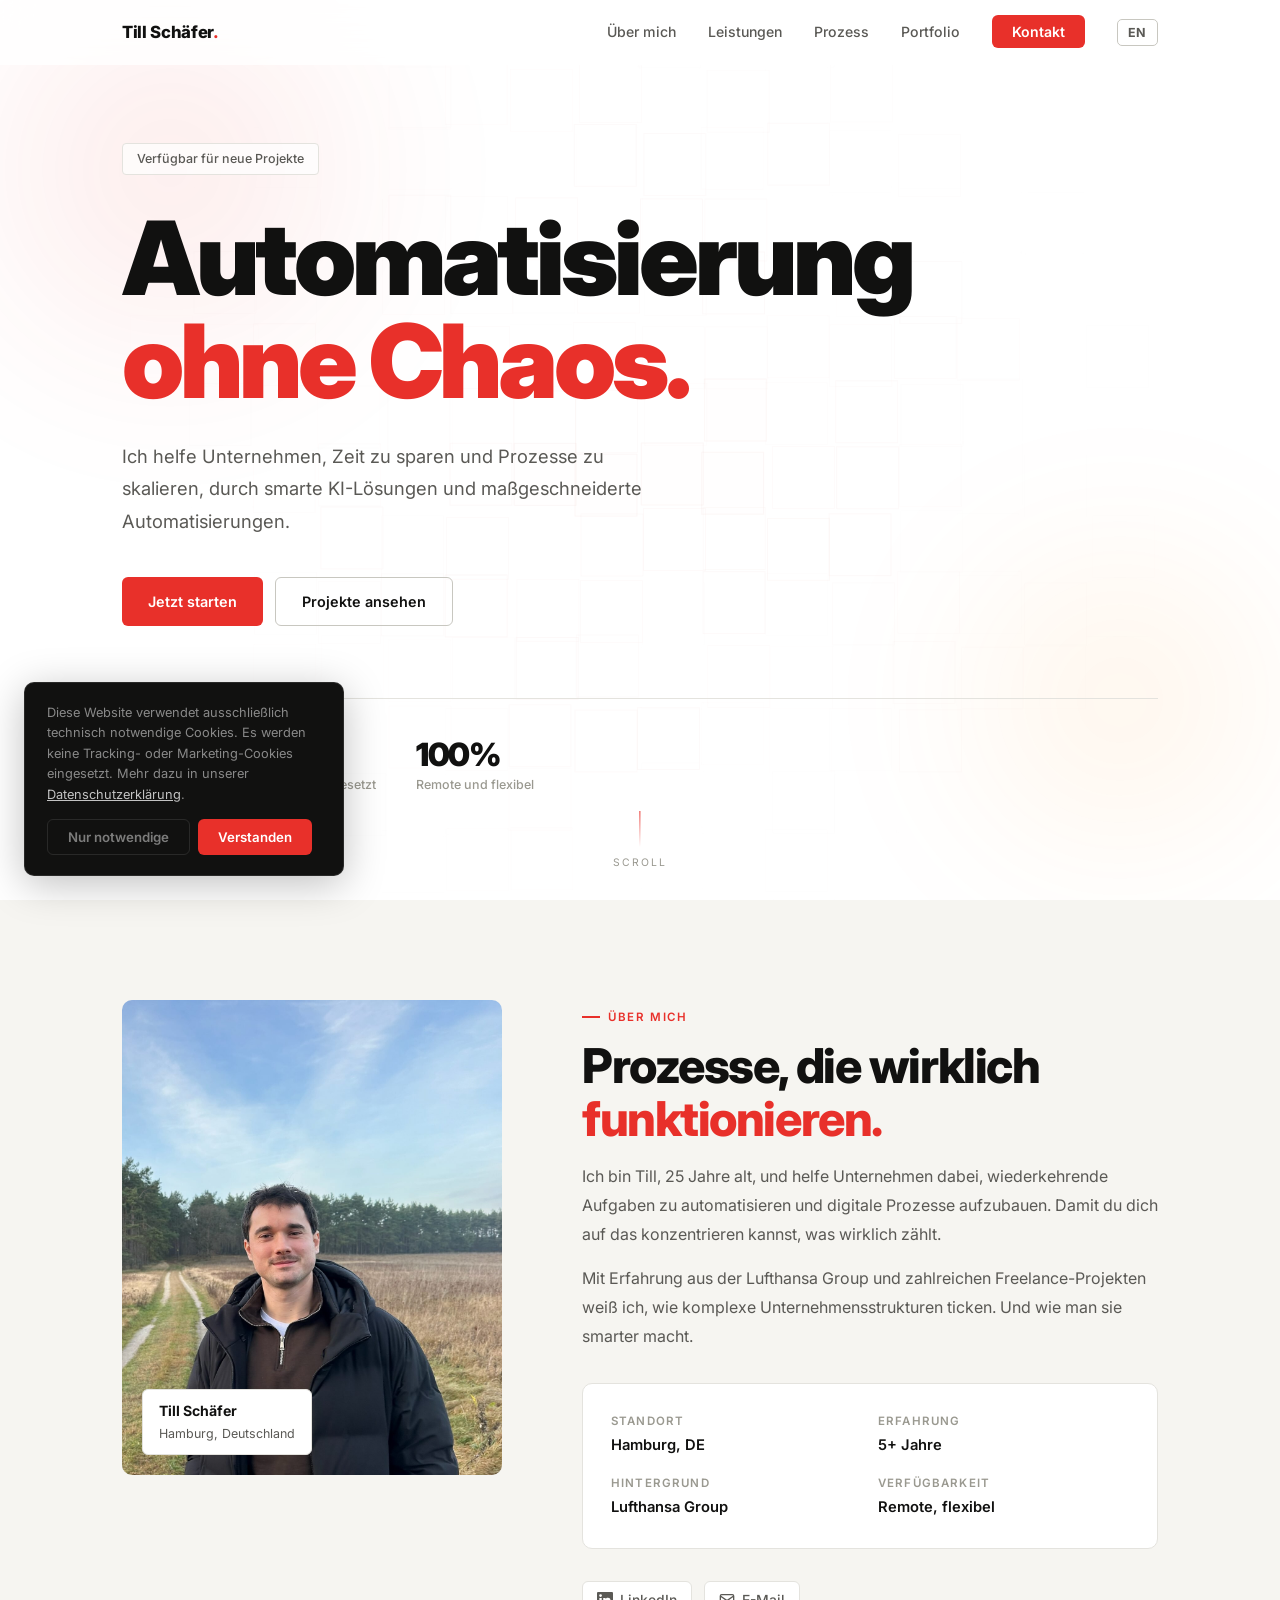
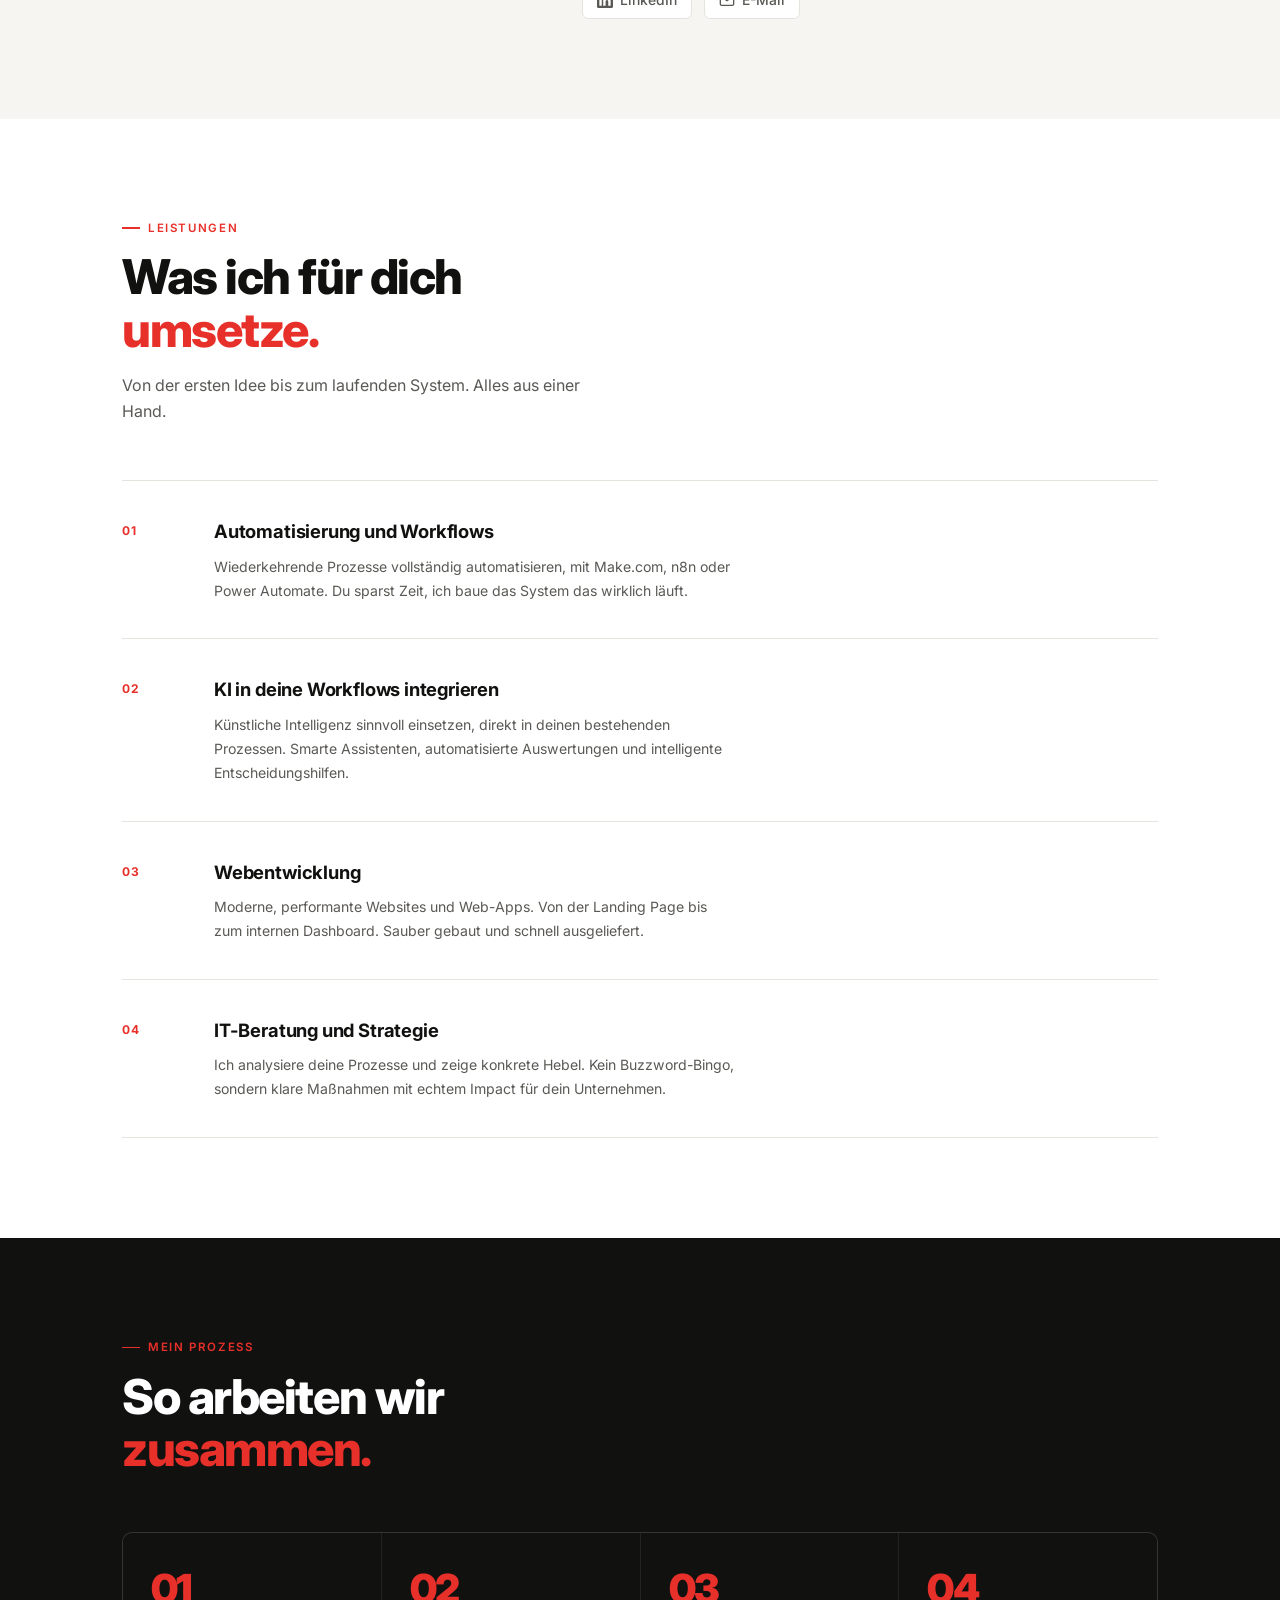
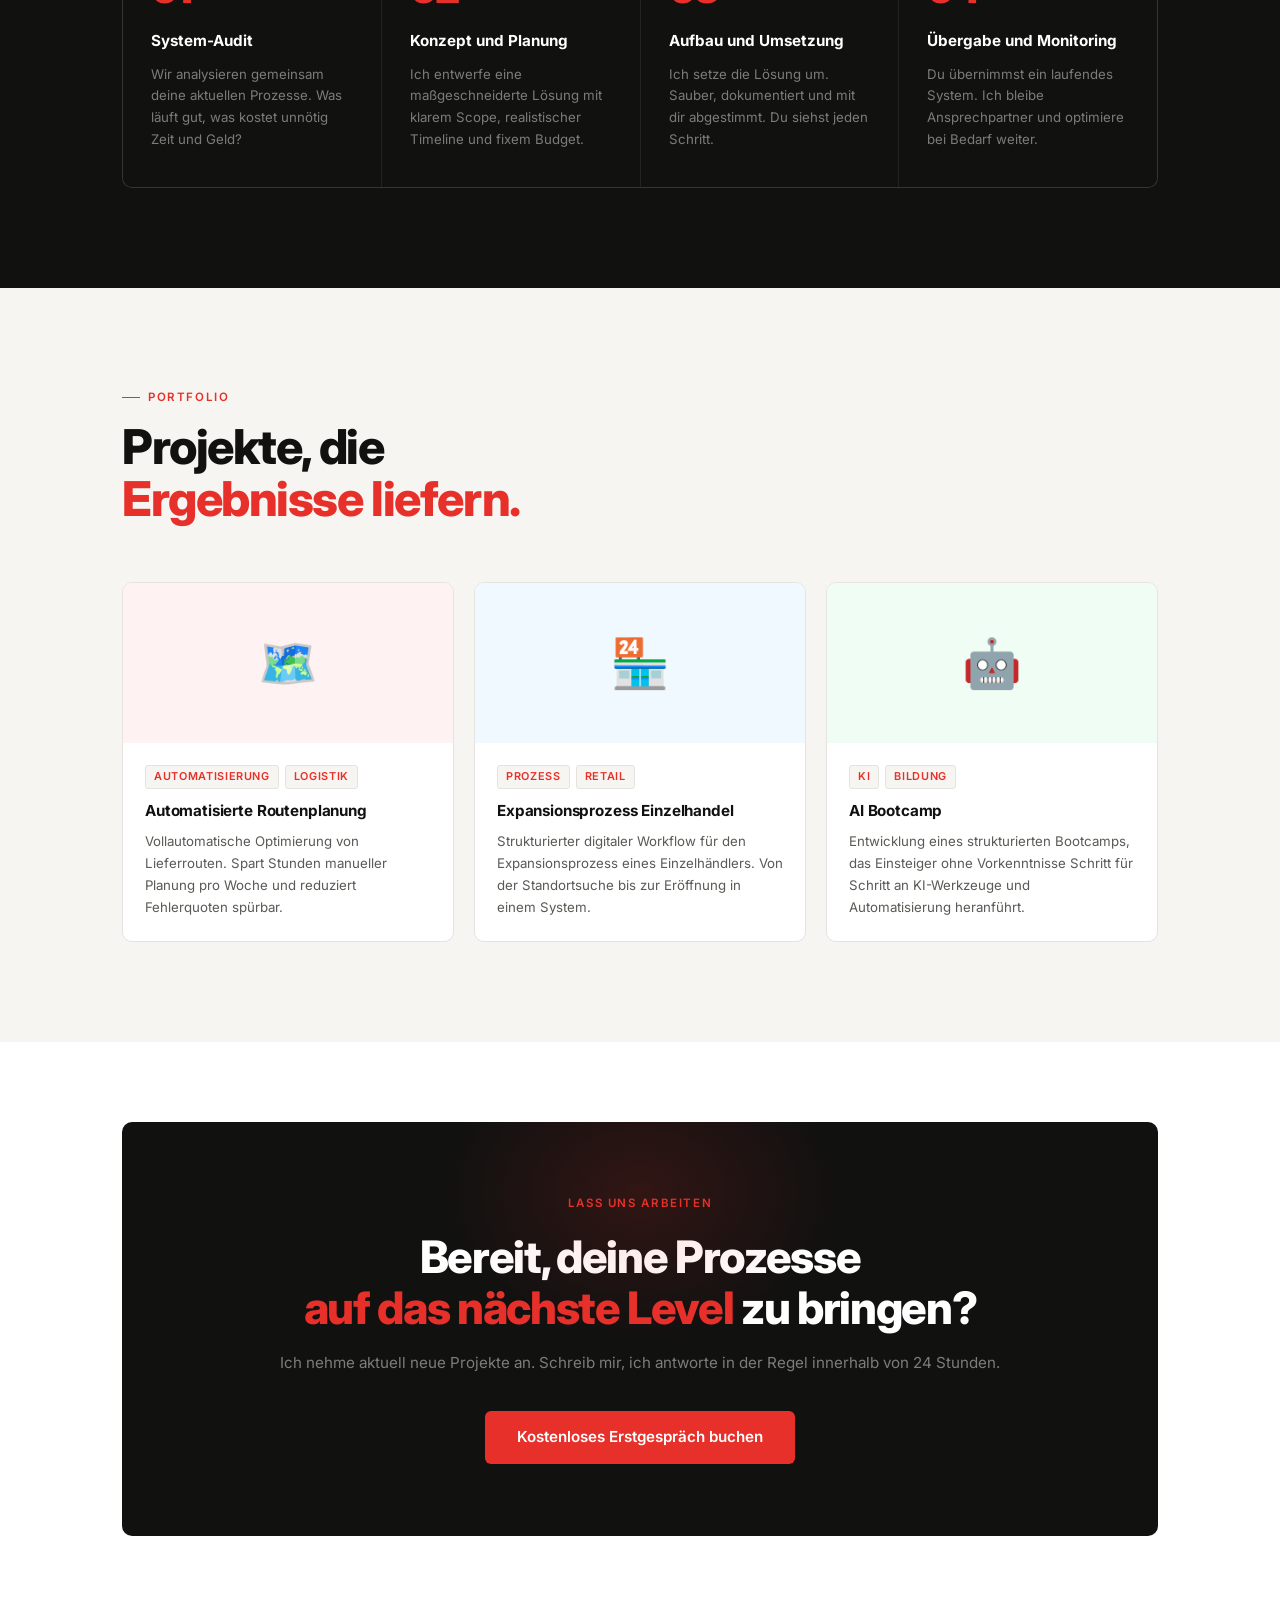
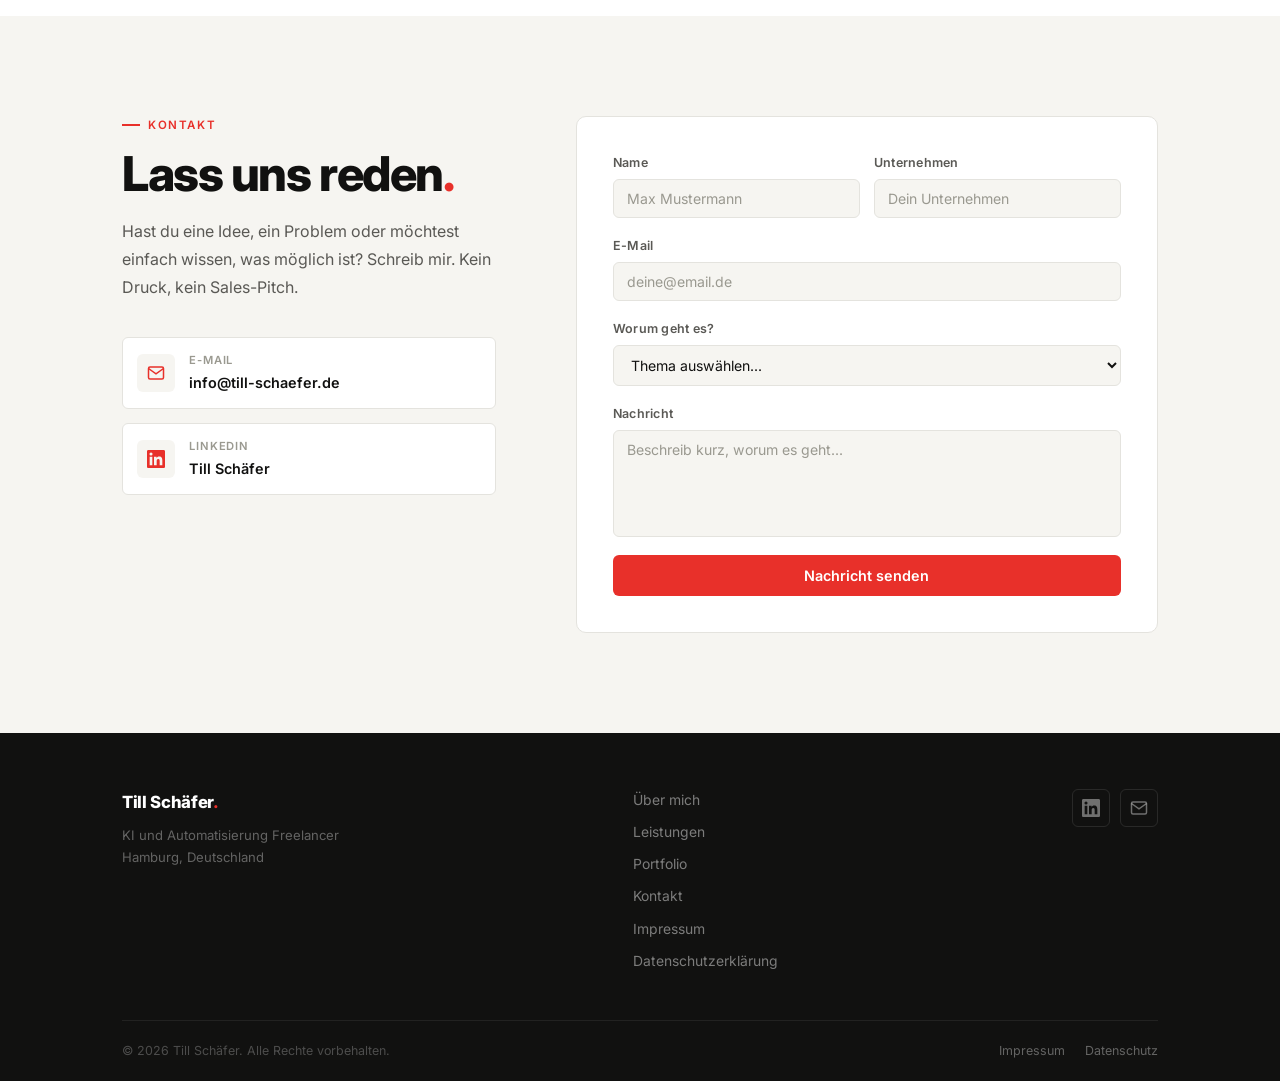
<file: index.html>
<!DOCTYPE html>
<html lang="de">
<head>
  <meta charset="UTF-8" />
  <meta name="viewport" content="width=device-width, initial-scale=1.0" />
  <title>Till Schäfer | KI & Automatisierung Freelancer Hamburg</title>
  <meta name="description" content="Freelancer für KI-Integration, Prozessautomatisierung und Webentwicklung in Hamburg. Ich helfe Unternehmen, Zeit zu sparen und Abläufe zu skalieren. Jetzt kostenloses Erstgespräch buchen." />
  <meta name="keywords" content="Automatisierung Freelancer Hamburg, KI Integration, Prozessautomatisierung, Make.com, n8n, Power Automate, KI Freelancer, Webentwicklung Hamburg, Till Schäfer" />
  <meta name="author" content="Till Schäfer" />
  <meta name="robots" content="index, follow" />
  <link rel="canonical" href="https://till-schaefer.de" />
  <meta property="og:type" content="website" />
  <meta property="og:title" content="Till Schäfer | KI & Automatisierung Freelancer Hamburg" />
  <meta property="og:description" content="Freelancer für KI-Integration und Prozessautomatisierung. Ich helfe Unternehmen, Zeit zu sparen und Abläufe zu skalieren." />
  <meta property="og:url" content="https://till-schaefer.de" />
  <meta property="og:locale" content="de_DE" />
  <meta name="twitter:card" content="summary_large_image" />
  <meta name="twitter:title" content="Till Schäfer | KI & Automatisierung Freelancer Hamburg" />
  <meta name="twitter:description" content="Freelancer für KI-Integration und Prozessautomatisierung in Hamburg." />
  <script type="application/ld+json">
  {
    "@context": "https://schema.org",
    "@type": "Person",
    "name": "Till Schäfer",
    "jobTitle": "KI und Automatisierung Freelancer",
    "url": "https://till-schaefer.de",
    "email": "info@till-schaefer.de",
    "telephone": "+4901711915292",
    "address": { "@type": "PostalAddress", "streetAddress": "Bövergeest 85b", "postalCode": "25826", "addressLocality": "Sankt Peter-Ording", "addressCountry": "DE" },
    "knowsAbout": ["KI-Integration", "Prozessautomatisierung", "Make.com", "n8n", "Power Automate", "Webentwicklung"],
    "sameAs": ["https://www.linkedin.com/in/till-sch%C3%A4fer-833a38201/"]
  }
  </script>
  <link rel="preconnect" href="https://fonts.googleapis.com" />
  <link rel="preconnect" href="https://fonts.gstatic.com" crossorigin />
  <link href="https://fonts.googleapis.com/css2?family=Inter:wght@300;400;500;600;700;800;900&display=swap" rel="stylesheet" />
  <link rel="stylesheet" href="style.css" />
</head>
<body>

  <!-- NAV -->
  <nav id="navbar">
    <div class="nav-inner">
      <a href="#hero" class="nav-logo">Till Schäfer<span class="dot">.</span></a>
      <ul class="nav-links">
        <li><a href="#about" data-de="Über mich" data-en="About">Über mich</a></li>
        <li><a href="#services" data-de="Leistungen" data-en="Services">Leistungen</a></li>
        <li><a href="#process" data-de="Prozess" data-en="Process">Prozess</a></li>
        <li><a href="#portfolio" data-de="Portfolio" data-en="Portfolio">Portfolio</a></li>
        <li><a href="#contact" class="nav-cta" data-de="Kontakt" data-en="Contact">Kontakt</a></li>
        <li><button class="lang-switch" id="langSwitch">EN</button></li>
      </ul>
      <button class="nav-burger" id="burger" aria-label="Menü öffnen">
        <span></span><span></span><span></span>
      </button>
    </div>
    <div class="nav-mobile" id="mobileMenu">
      <a href="#about" class="mob-link">Über mich</a>
      <a href="#services" class="mob-link">Leistungen</a>
      <a href="#process" class="mob-link">Prozess</a>
      <a href="#portfolio" class="mob-link">Portfolio</a>
      <a href="#contact" class="mob-link mob-cta">Kontakt</a>
    </div>
  </nav>

  <!-- HERO -->
  <section id="hero">
    <div class="hero-bg">
      <div class="blob blob-1"></div>
      <div class="blob blob-2"></div>
      <canvas id="tileCanvas"></canvas>
    </div>
    <div class="hero-inner container">
      <div class="hero-badge reveal" data-i18n="hero-badge">
        <span class="badge-dot"></span><span class="badge-text"> Verfügbar für neue Projekte</span>
      </div>
      <h1 class="hero-title reveal">
        Automatisierung<br /><span class="accent">ohne Chaos.</span>
      </h1>
      <p class="hero-sub reveal" data-i18n="hero-sub">Ich helfe Unternehmen, Zeit zu sparen und Prozesse zu skalieren, durch smarte KI-Lösungen und maßgeschneiderte Automatisierungen.</p>
      <div class="hero-actions reveal">
        <a href="#contact" class="btn btn-primary" data-i18n="btn-start">Jetzt starten</a>
        <a href="#portfolio" class="btn btn-ghost" data-i18n="btn-projects">Projekte ansehen</a>
      </div>
      <div class="hero-stats reveal">
        <div class="stat">
          <span class="stat-num">5+</span>
          <span class="stat-label" data-i18n="stat-1-label">Jahre Erfahrung</span>
        </div>
        <div class="stat">
          <span class="stat-num">20+</span>
          <span class="stat-label" data-i18n="stat-2-label">Projekte umgesetzt</span>
        </div>
        <div class="stat">
          <span class="stat-num">100%</span>
          <span class="stat-label" data-i18n="stat-3-label">Remote und flexibel</span>
        </div>
      </div>
    </div>
    <div class="scroll-indicator">
      <div class="scroll-line"></div>
      <span>Scroll</span>
    </div>
  </section>

  <!-- ABOUT -->
  <section id="about">
    <div class="container about-grid">
      <div class="about-photo-wrap reveal">
        <img
          src="IMG_1488-1-e1768509123802.jpeg"
          alt="Till Schäfer, KI und Automatisierung Freelancer aus Hamburg"
          class="about-photo"
        />
        <div class="about-photo-label">
          <strong>Till Schäfer</strong>
          <span>Hamburg, Deutschland</span>
        </div>
      </div>
      <div class="about-text">
        <p class="section-label reveal" data-i18n="about-label">Über mich</p>
        <h2 class="section-title reveal" data-i18n="about-title">Prozesse, die wirklich<br /><span class="red-text">funktionieren.</span></h2>
        <p class="about-body reveal" data-i18n="about-body-1">Ich bin Till, 25 Jahre alt, und helfe Unternehmen dabei, wiederkehrende Aufgaben zu automatisieren und digitale Prozesse aufzubauen. Damit du dich auf das konzentrieren kannst, was wirklich zählt.</p>
        <p class="about-body reveal" data-i18n="about-body-2">Mit Erfahrung aus der Lufthansa Group und zahlreichen Freelance-Projekten weiß ich, wie komplexe Unternehmensstrukturen ticken. Und wie man sie smarter macht.</p>
        <div class="about-facts reveal">
          <div class="about-fact-item">
            <p class="about-fact-label" data-i18n="fact-loc-label">Standort</p>
            <p class="about-fact-value" data-i18n="fact-loc-val">Hamburg, DE</p>
          </div>
          <div class="about-fact-item">
            <p class="about-fact-label" data-i18n="fact-exp-label">Erfahrung</p>
            <p class="about-fact-value" data-i18n="fact-exp-val">5+ Jahre</p>
          </div>
          <div class="about-fact-item">
            <p class="about-fact-label" data-i18n="fact-bg-label">Hintergrund</p>
            <p class="about-fact-value" data-i18n="fact-bg-val">Lufthansa Group</p>
          </div>
          <div class="about-fact-item">
            <p class="about-fact-label" data-i18n="fact-avail-label">Verfügbarkeit</p>
            <p class="about-fact-value" data-i18n="fact-avail-val">Remote, flexibel</p>
          </div>
        </div>
        <div class="about-links reveal">
          <a href="https://www.linkedin.com/in/till-sch%C3%A4fer-833a38201/" target="_blank" rel="noopener" class="social-link">
            <svg width="16" height="16" viewBox="0 0 24 24" fill="currentColor"><path d="M20.447 20.452h-3.554v-5.569c0-1.328-.027-3.037-1.852-3.037-1.853 0-2.136 1.445-2.136 2.939v5.667H9.351V9h3.414v1.561h.046c.477-.9 1.637-1.85 3.37-1.85 3.601 0 4.267 2.37 4.267 5.455v6.286zM5.337 7.433a2.062 2.062 0 01-2.063-2.065 2.064 2.064 0 112.063 2.065zm1.782 13.019H3.555V9h3.564v11.452zM22.225 0H1.771C.792 0 0 .774 0 1.729v20.542C0 23.227.792 24 1.771 24h20.451C23.2 24 24 23.227 24 22.271V1.729C24 .774 23.2 0 22.222 0h.003z"/></svg>
            LinkedIn
          </a>
          <a href="mailto:info@till-schaefer.de" class="social-link">
            <svg width="16" height="16" viewBox="0 0 24 24" fill="none" stroke="currentColor" stroke-width="2"><path d="M4 4h16c1.1 0 2 .9 2 2v12c0 1.1-.9 2-2 2H4c-1.1 0-2-.9-2-2V6c0-1.1.9-2 2-2z"/><polyline points="22,6 12,13 2,6"/></svg>
            E-Mail
          </a>
        </div>
      </div>
    </div>
  </section>

  <!-- SERVICES -->
  <section id="services">
    <div class="container">
      <div class="section-header">
        <p class="section-label reveal" data-i18n="services-label">Leistungen</p>
        <h2 class="section-title reveal" data-i18n="services-title">Was ich für dich<br /><span class="red-text">umsetze.</span></h2>
        <p class="section-sub reveal" data-i18n="services-sub">Von der ersten Idee bis zum laufenden System. Alles aus einer Hand.</p>
      </div>
      <div class="services-list">

        <div class="service-row reveal">
          <div class="service-num">01</div>
          <div class="service-main">
            <h3 data-i18n="s1-title">Automatisierung und Workflows</h3>
            <p data-i18n="s1-text">Wiederkehrende Prozesse vollständig automatisieren, mit Make.com, n8n oder Power Automate. Du sparst Zeit, ich baue das System das wirklich läuft.</p>
          </div>
        </div>

        <div class="service-row reveal">
          <div class="service-num">02</div>
          <div class="service-main">
            <h3 data-i18n="s2-title">KI in deine Workflows integrieren</h3>
            <p data-i18n="s2-text">Künstliche Intelligenz sinnvoll einsetzen, direkt in deinen bestehenden Prozessen. Smarte Assistenten, automatisierte Auswertungen und intelligente Entscheidungshilfen.</p>
          </div>
        </div>

        <div class="service-row reveal">
          <div class="service-num">03</div>
          <div class="service-main">
            <h3 data-i18n="s3-title">Webentwicklung</h3>
            <p data-i18n="s3-text">Moderne, performante Websites und Web-Apps. Von der Landing Page bis zum internen Dashboard. Sauber gebaut und schnell ausgeliefert.</p>
          </div>
        </div>

        <div class="service-row reveal">
          <div class="service-num">04</div>
          <div class="service-main">
            <h3 data-i18n="s4-title">IT-Beratung und Strategie</h3>
            <p data-i18n="s4-text">Ich analysiere deine Prozesse und zeige konkrete Hebel. Kein Buzzword-Bingo, sondern klare Maßnahmen mit echtem Impact für dein Unternehmen.</p>
          </div>
        </div>

      </div>
    </div>
  </section>

  <!-- PROCESS -->
  <section id="process">
    <div class="container">
      <div class="section-header">
        <p class="section-label reveal" data-i18n="process-label">Mein Prozess</p>
        <h2 class="section-title reveal" data-i18n="process-title">So arbeiten wir<br /><span class="red-text">zusammen.</span></h2>
      </div>
      <div class="process-steps">
        <div class="process-step reveal">
          <div class="step-num">01</div>
          <div class="step-content">
            <h3 data-i18n="p1-title">System-Audit</h3>
            <p data-i18n="p1-text">Wir analysieren gemeinsam deine aktuellen Prozesse. Was läuft gut, was kostet unnötig Zeit und Geld?</p>
          </div>
        </div>
        <div class="process-step reveal">
          <div class="step-num">02</div>
          <div class="step-content">
            <h3 data-i18n="p2-title">Konzept und Planung</h3>
            <p data-i18n="p2-text">Ich entwerfe eine maßgeschneiderte Lösung mit klarem Scope, realistischer Timeline und fixem Budget.</p>
          </div>
        </div>
        <div class="process-step reveal">
          <div class="step-num">03</div>
          <div class="step-content">
            <h3 data-i18n="p3-title">Aufbau und Umsetzung</h3>
            <p data-i18n="p3-text">Ich setze die Lösung um. Sauber, dokumentiert und mit dir abgestimmt. Du siehst jeden Schritt.</p>
          </div>
        </div>
        <div class="process-step reveal">
          <div class="step-num">04</div>
          <div class="step-content">
            <h3 data-i18n="p4-title">Übergabe und Monitoring</h3>
            <p data-i18n="p4-text">Du übernimmst ein laufendes System. Ich bleibe Ansprechpartner und optimiere bei Bedarf weiter.</p>
          </div>
        </div>
      </div>
    </div>
  </section>

  <!-- PORTFOLIO -->
  <section id="portfolio">
    <div class="container">
      <div class="section-header">
        <p class="section-label reveal" data-i18n="portfolio-label">Portfolio</p>
        <h2 class="section-title reveal" data-i18n="portfolio-title">Projekte, die<br /><span class="red-text">Ergebnisse liefern.</span></h2>
      </div>
      <div class="portfolio-grid">

        <div class="portfolio-card reveal">
          <div class="portfolio-visual p-vis-1">
            <div class="p-icon">🗺️</div>
          </div>
          <div class="portfolio-info">
            <div class="portfolio-tags"><span>Automatisierung</span><span>Logistik</span></div>
            <h3 data-i18n="proj1-title">Automatisierte Routenplanung</h3>
            <p data-i18n="proj1-text">Vollautomatische Optimierung von Lieferrouten. Spart Stunden manueller Planung pro Woche und reduziert Fehlerquoten spürbar.</p>
          </div>
        </div>

        <div class="portfolio-card reveal">
          <div class="portfolio-visual p-vis-2">
            <div class="p-icon">🏪</div>
          </div>
          <div class="portfolio-info">
            <div class="portfolio-tags"><span>Prozess</span><span>Retail</span></div>
            <h3 data-i18n="proj2-title">Expansionsprozess Einzelhandel</h3>
            <p data-i18n="proj2-text">Strukturierter digitaler Workflow für den Expansionsprozess eines Einzelhändlers. Von der Standortsuche bis zur Eröffnung in einem System.</p>
          </div>
        </div>

        <div class="portfolio-card reveal">
          <div class="portfolio-visual p-vis-3">
            <div class="p-icon">🤖</div>
          </div>
          <div class="portfolio-info">
            <div class="portfolio-tags"><span>KI</span><span>Bildung</span></div>
            <h3 data-i18n="proj3-title">AI Bootcamp</h3>
            <p data-i18n="proj3-text">Entwicklung eines strukturierten Bootcamps, das Einsteiger ohne Vorkenntnisse Schritt für Schritt an KI-Werkzeuge und Automatisierung heranführt.</p>
          </div>
        </div>

      </div>
    </div>
  </section>

  <!-- CTA BANNER -->
  <section id="cta-banner">
    <div class="container">
      <div class="cta-box reveal">
        <p class="cta-label" data-i18n="cta-label">Lass uns arbeiten</p>
        <h2 data-i18n="cta-title">Bereit, deine Prozesse<br /><span class="accent">auf das nächste Level</span> zu bringen?</h2>
        <p class="cta-sub" data-i18n="cta-sub">Ich nehme aktuell neue Projekte an. Schreib mir, ich antworte in der Regel innerhalb von 24 Stunden.</p>
        <a href="#contact" class="btn btn-primary btn-lg"><span data-i18n="cta-btn">Kostenloses Erstgespräch buchen</span></a>
      </div>
    </div>
  </section>

  <!-- CONTACT -->
  <section id="contact">
    <div class="container contact-grid">
      <div class="contact-info">
        <p class="section-label reveal" data-i18n="contact-label">Kontakt</p>
        <h2 class="section-title reveal" data-i18n="contact-title">Lass uns reden<span class="red-text">.</span></h2>
        <p class="contact-body reveal" data-i18n="contact-body">Hast du eine Idee, ein Problem oder möchtest einfach wissen, was möglich ist? Schreib mir. Kein Druck, kein Sales-Pitch.</p>
        <div class="contact-details reveal">
          <a href="mailto:info@till-schaefer.de" class="contact-item">
            <div class="contact-icon">
              <svg width="18" height="18" viewBox="0 0 24 24" fill="none" stroke="currentColor" stroke-width="2"><path d="M4 4h16c1.1 0 2 .9 2 2v12c0 1.1-.9 2-2 2H4c-1.1 0-2-.9-2-2V6c0-1.1.9-2 2-2z"/><polyline points="22,6 12,13 2,6"/></svg>
            </div>
            <div>
              <p class="contact-label-sm">E-Mail</p>
              <p class="contact-value">info@till-schaefer.de</p>
            </div>
          </a>
          <a href="https://www.linkedin.com/in/till-sch%C3%A4fer-833a38201/" target="_blank" rel="noopener" class="contact-item">
            <div class="contact-icon">
              <svg width="18" height="18" viewBox="0 0 24 24" fill="currentColor"><path d="M20.447 20.452h-3.554v-5.569c0-1.328-.027-3.037-1.852-3.037-1.853 0-2.136 1.445-2.136 2.939v5.667H9.351V9h3.414v1.561h.046c.477-.9 1.637-1.85 3.37-1.85 3.601 0 4.267 2.37 4.267 5.455v6.286zM5.337 7.433a2.062 2.062 0 01-2.063-2.065 2.064 2.064 0 112.063 2.065zm1.782 13.019H3.555V9h3.564v11.452zM22.225 0H1.771C.792 0 0 .774 0 1.729v20.542C0 23.227.792 24 1.771 24h20.451C23.2 24 24 23.227 24 22.271V1.729C24 .774 23.2 0 22.222 0h.003z"/></svg>
            </div>
            <div>
              <p class="contact-label-sm">LinkedIn</p>
              <p class="contact-value">Till Schäfer</p>
            </div>
          </a>
        </div>
      </div>
      <div class="contact-form-wrap reveal">
        <form class="contact-form" id="contactForm">
          <div class="form-row">
            <div class="form-group">
              <label for="name" data-i18n="form-name">Name</label>
              <input type="text" id="name" name="name" placeholder="Max Mustermann" required />
            </div>
            <div class="form-group">
              <label for="company" data-i18n="form-company">Unternehmen</label>
              <input type="text" id="company" name="company" placeholder="Dein Unternehmen" />
            </div>
          </div>
          <div class="form-group">
            <label for="email" data-i18n="form-email">E-Mail</label>
            <input type="email" id="email" name="email" placeholder="deine@email.de" required />
          </div>
          <div class="form-group">
            <label for="subject" data-i18n="form-subject">Worum geht es?</label>
            <select id="subject" name="subject">
              <option value="" data-i18n="select-placeholder">Thema auswählen...</option>
              <option>Automatisierung</option>
              <option>KI-Integration</option>
              <option>Webentwicklung</option>
              <option>IT-Beratung</option>
              <option>Sonstiges</option>
            </select>
          </div>
          <div class="form-group">
            <label for="message" data-i18n="form-msg">Nachricht</label>
            <textarea id="message" name="message" rows="5" placeholder="Beschreib kurz, worum es geht..." required></textarea>
          </div>
          <button type="submit" class="btn btn-primary btn-full" data-i18n="form-submit">Nachricht senden</button>
        </form>
      </div>
    </div>
  </section>

  <!-- FOOTER -->
  <footer id="footer">
    <div class="container footer-inner">
      <div class="footer-brand">
        <a href="#hero" class="nav-logo">Till Schäfer<span class="dot">.</span></a>
        <p data-i18n="footer-tagline">KI und Automatisierung Freelancer<br />Hamburg, Deutschland</p>
      </div>
      <div class="footer-links">
        <a href="#about">Über mich</a>
        <a href="#services">Leistungen</a>
        <a href="#portfolio">Portfolio</a>
        <a href="#contact">Kontakt</a>
        <a href="impressum.html">Impressum</a>
        <a href="datenschutz.html">Datenschutzerklärung</a>
      </div>
      <div class="footer-social">
        <a href="https://www.linkedin.com/in/till-sch%C3%A4fer-833a38201/" target="_blank" rel="noopener" aria-label="LinkedIn">
          <svg width="18" height="18" viewBox="0 0 24 24" fill="currentColor"><path d="M20.447 20.452h-3.554v-5.569c0-1.328-.027-3.037-1.852-3.037-1.853 0-2.136 1.445-2.136 2.939v5.667H9.351V9h3.414v1.561h.046c.477-.9 1.637-1.85 3.37-1.85 3.601 0 4.267 2.37 4.267 5.455v6.286zM5.337 7.433a2.062 2.062 0 01-2.063-2.065 2.064 2.064 0 112.063 2.065zm1.782 13.019H3.555V9h3.564v11.452zM22.225 0H1.771C.792 0 0 .774 0 1.729v20.542C0 23.227.792 24 1.771 24h20.451C23.2 24 24 23.227 24 22.271V1.729C24 .774 23.2 0 22.222 0h.003z"/></svg>
        </a>
        <a href="mailto:info@till-schaefer.de" aria-label="E-Mail">
          <svg width="18" height="18" viewBox="0 0 24 24" fill="none" stroke="currentColor" stroke-width="2"><path d="M4 4h16c1.1 0 2 .9 2 2v12c0 1.1-.9 2-2 2H4c-1.1 0-2-.9-2-2V6c0-1.1.9-2 2-2z"/><polyline points="22,6 12,13 2,6"/></svg>
        </a>
      </div>
    </div>
    <div class="container">
      <div class="footer-bottom">
        <p data-i18n="footer-copy">© 2026 Till Schäfer. Alle Rechte vorbehalten.</p>
        <div class="footer-legal">
          <a href="impressum.html">Impressum</a>
          <a href="datenschutz.html">Datenschutz</a>
        </div>
      </div>
    </div>
  </footer>

  <!-- COOKIE BANNER -->
  <div id="cookieBanner">
    <p class="cookie-text">
      Diese Website verwendet ausschließlich technisch notwendige Cookies. Es werden keine Tracking- oder Marketing-Cookies eingesetzt.
      Mehr dazu in unserer <a href="datenschutz.html">Datenschutzerklärung</a>.
    </p>
    <div class="cookie-actions">
      <button class="btn-cookie-decline" id="cookieDecline" data-i18n="cookie-decline">Nur notwendige</button>
      <button class="btn-cookie-accept" id="cookieAccept" data-i18n="cookie-accept">Verstanden</button>
    </div>
  </div>

  <script src="script.js"></script>
</body>
</html>
</file>
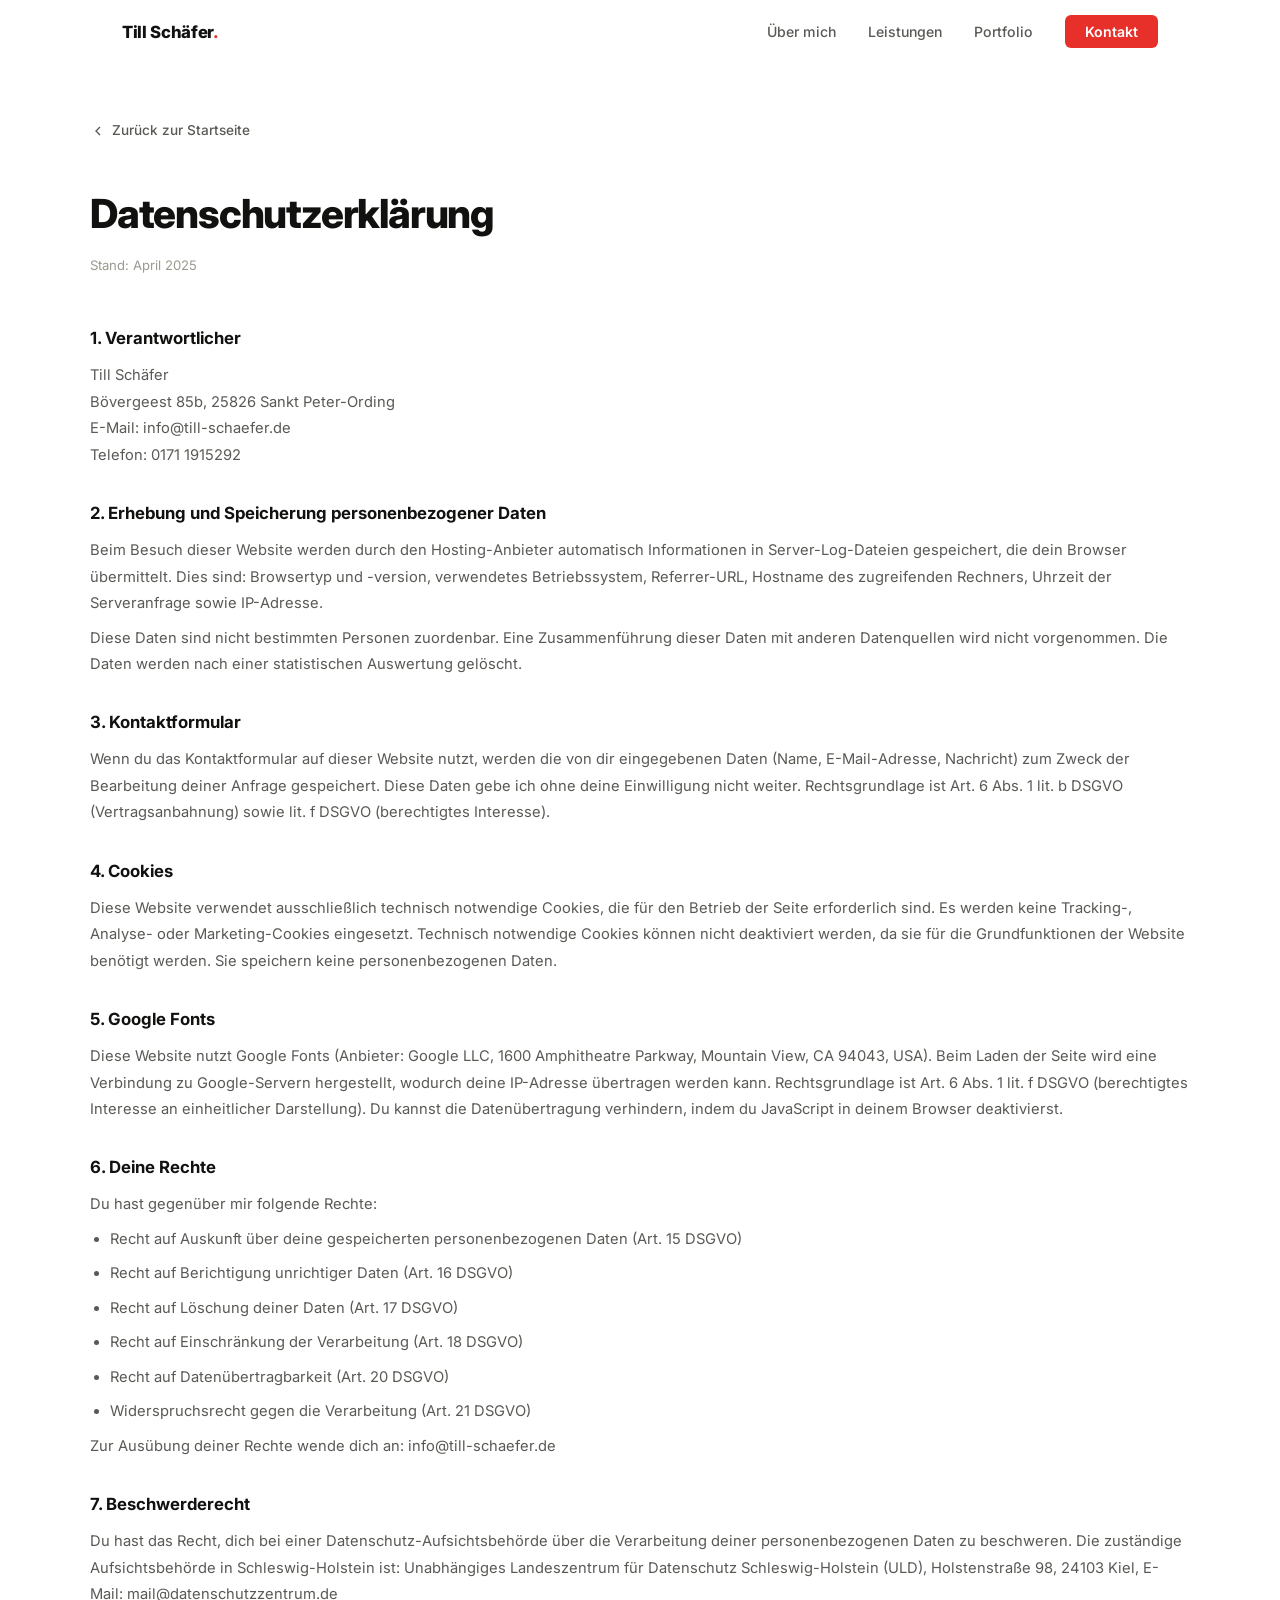
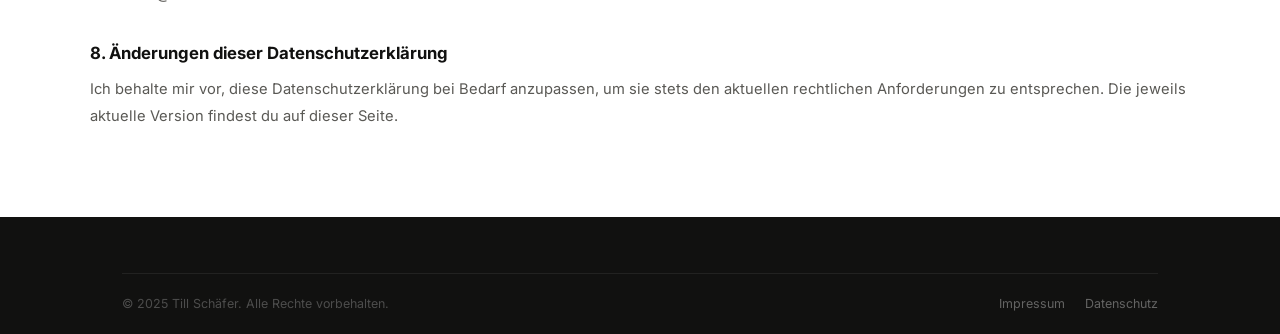
<file: datenschutz.html>
<!DOCTYPE html>
<html lang="de">
<head>
  <meta charset="UTF-8" />
  <meta name="viewport" content="width=device-width, initial-scale=1.0" />
  <title>Datenschutz | Till Schäfer</title>
  <meta name="robots" content="noindex, follow" />
  <link rel="preconnect" href="https://fonts.googleapis.com" />
  <link rel="preconnect" href="https://fonts.gstatic.com" crossorigin />
  <link href="https://fonts.googleapis.com/css2?family=Inter:wght@400;500;600;700;800&display=swap" rel="stylesheet" />
  <link rel="stylesheet" href="style.css" />
</head>
<body>

  <nav id="navbar">
    <div class="nav-inner">
      <a href="index.html" class="nav-logo">Till Schäfer<span class="dot">.</span></a>
      <ul class="nav-links">
        <li><a href="index.html#about">Über mich</a></li>
        <li><a href="index.html#services">Leistungen</a></li>
        <li><a href="index.html#portfolio">Portfolio</a></li>
        <li><a href="index.html#contact" class="nav-cta">Kontakt</a></li>
      </ul>
    </div>
  </nav>

  <main class="container legal-page">
    <a href="index.html" class="legal-back">
      <svg width="16" height="16" viewBox="0 0 24 24" fill="none" stroke="currentColor" stroke-width="2"><polyline points="15 18 9 12 15 6"/></svg>
      Zurück zur Startseite
    </a>

    <h1>Datenschutzerklärung</h1>
    <p class="legal-updated">Stand: April 2025</p>

    <h2>1. Verantwortlicher</h2>
    <p>
      Till Schäfer<br />
      Bövergeest 85b, 25826 Sankt Peter-Ording<br />
      E-Mail: info@till-schaefer.de<br />
      Telefon: 0171 1915292
    </p>

    <h2>2. Erhebung und Speicherung personenbezogener Daten</h2>
    <p>
      Beim Besuch dieser Website werden durch den Hosting-Anbieter automatisch Informationen in Server-Log-Dateien
      gespeichert, die dein Browser übermittelt. Dies sind: Browsertyp und -version, verwendetes Betriebssystem,
      Referrer-URL, Hostname des zugreifenden Rechners, Uhrzeit der Serveranfrage sowie IP-Adresse.
    </p>
    <p>
      Diese Daten sind nicht bestimmten Personen zuordenbar. Eine Zusammenführung dieser Daten mit anderen
      Datenquellen wird nicht vorgenommen. Die Daten werden nach einer statistischen Auswertung gelöscht.
    </p>

    <h2>3. Kontaktformular</h2>
    <p>
      Wenn du das Kontaktformular auf dieser Website nutzt, werden die von dir eingegebenen Daten
      (Name, E-Mail-Adresse, Nachricht) zum Zweck der Bearbeitung deiner Anfrage gespeichert.
      Diese Daten gebe ich ohne deine Einwilligung nicht weiter. Rechtsgrundlage ist Art. 6 Abs. 1 lit. b DSGVO
      (Vertragsanbahnung) sowie lit. f DSGVO (berechtigtes Interesse).
    </p>

    <h2>4. Cookies</h2>
    <p>
      Diese Website verwendet ausschließlich technisch notwendige Cookies, die für den Betrieb der Seite
      erforderlich sind. Es werden keine Tracking-, Analyse- oder Marketing-Cookies eingesetzt.
      Technisch notwendige Cookies können nicht deaktiviert werden, da sie für die Grundfunktionen
      der Website benötigt werden. Sie speichern keine personenbezogenen Daten.
    </p>

    <h2>5. Google Fonts</h2>
    <p>
      Diese Website nutzt Google Fonts (Anbieter: Google LLC, 1600 Amphitheatre Parkway, Mountain View, CA 94043, USA).
      Beim Laden der Seite wird eine Verbindung zu Google-Servern hergestellt, wodurch deine IP-Adresse
      übertragen werden kann. Rechtsgrundlage ist Art. 6 Abs. 1 lit. f DSGVO (berechtigtes Interesse an
      einheitlicher Darstellung). Du kannst die Datenübertragung verhindern, indem du JavaScript in deinem
      Browser deaktivierst.
    </p>

    <h2>6. Deine Rechte</h2>
    <p>Du hast gegenüber mir folgende Rechte:</p>
    <ul>
      <li>Recht auf Auskunft über deine gespeicherten personenbezogenen Daten (Art. 15 DSGVO)</li>
      <li>Recht auf Berichtigung unrichtiger Daten (Art. 16 DSGVO)</li>
      <li>Recht auf Löschung deiner Daten (Art. 17 DSGVO)</li>
      <li>Recht auf Einschränkung der Verarbeitung (Art. 18 DSGVO)</li>
      <li>Recht auf Datenübertragbarkeit (Art. 20 DSGVO)</li>
      <li>Widerspruchsrecht gegen die Verarbeitung (Art. 21 DSGVO)</li>
    </ul>
    <p>
      Zur Ausübung deiner Rechte wende dich an: info@till-schaefer.de
    </p>

    <h2>7. Beschwerderecht</h2>
    <p>
      Du hast das Recht, dich bei einer Datenschutz-Aufsichtsbehörde über die Verarbeitung deiner
      personenbezogenen Daten zu beschweren. Die zuständige Aufsichtsbehörde in Schleswig-Holstein ist:
      Unabhängiges Landeszentrum für Datenschutz Schleswig-Holstein (ULD), Holstenstraße 98, 24103 Kiel,
      E-Mail: mail@datenschutzzentrum.de
    </p>

    <h2>8. Änderungen dieser Datenschutzerklärung</h2>
    <p>
      Ich behalte mir vor, diese Datenschutzerklärung bei Bedarf anzupassen, um sie stets den aktuellen
      rechtlichen Anforderungen zu entsprechen. Die jeweils aktuelle Version findest du auf dieser Seite.
    </p>
  </main>

  <footer id="footer">
    <div class="container">
      <div class="footer-bottom">
        <p>© 2025 Till Schäfer. Alle Rechte vorbehalten.</p>
        <div class="footer-legal">
          <a href="impressum.html">Impressum</a>
          <a href="datenschutz.html">Datenschutz</a>
        </div>
      </div>
    </div>
  </footer>

</body>
</html>
</file>
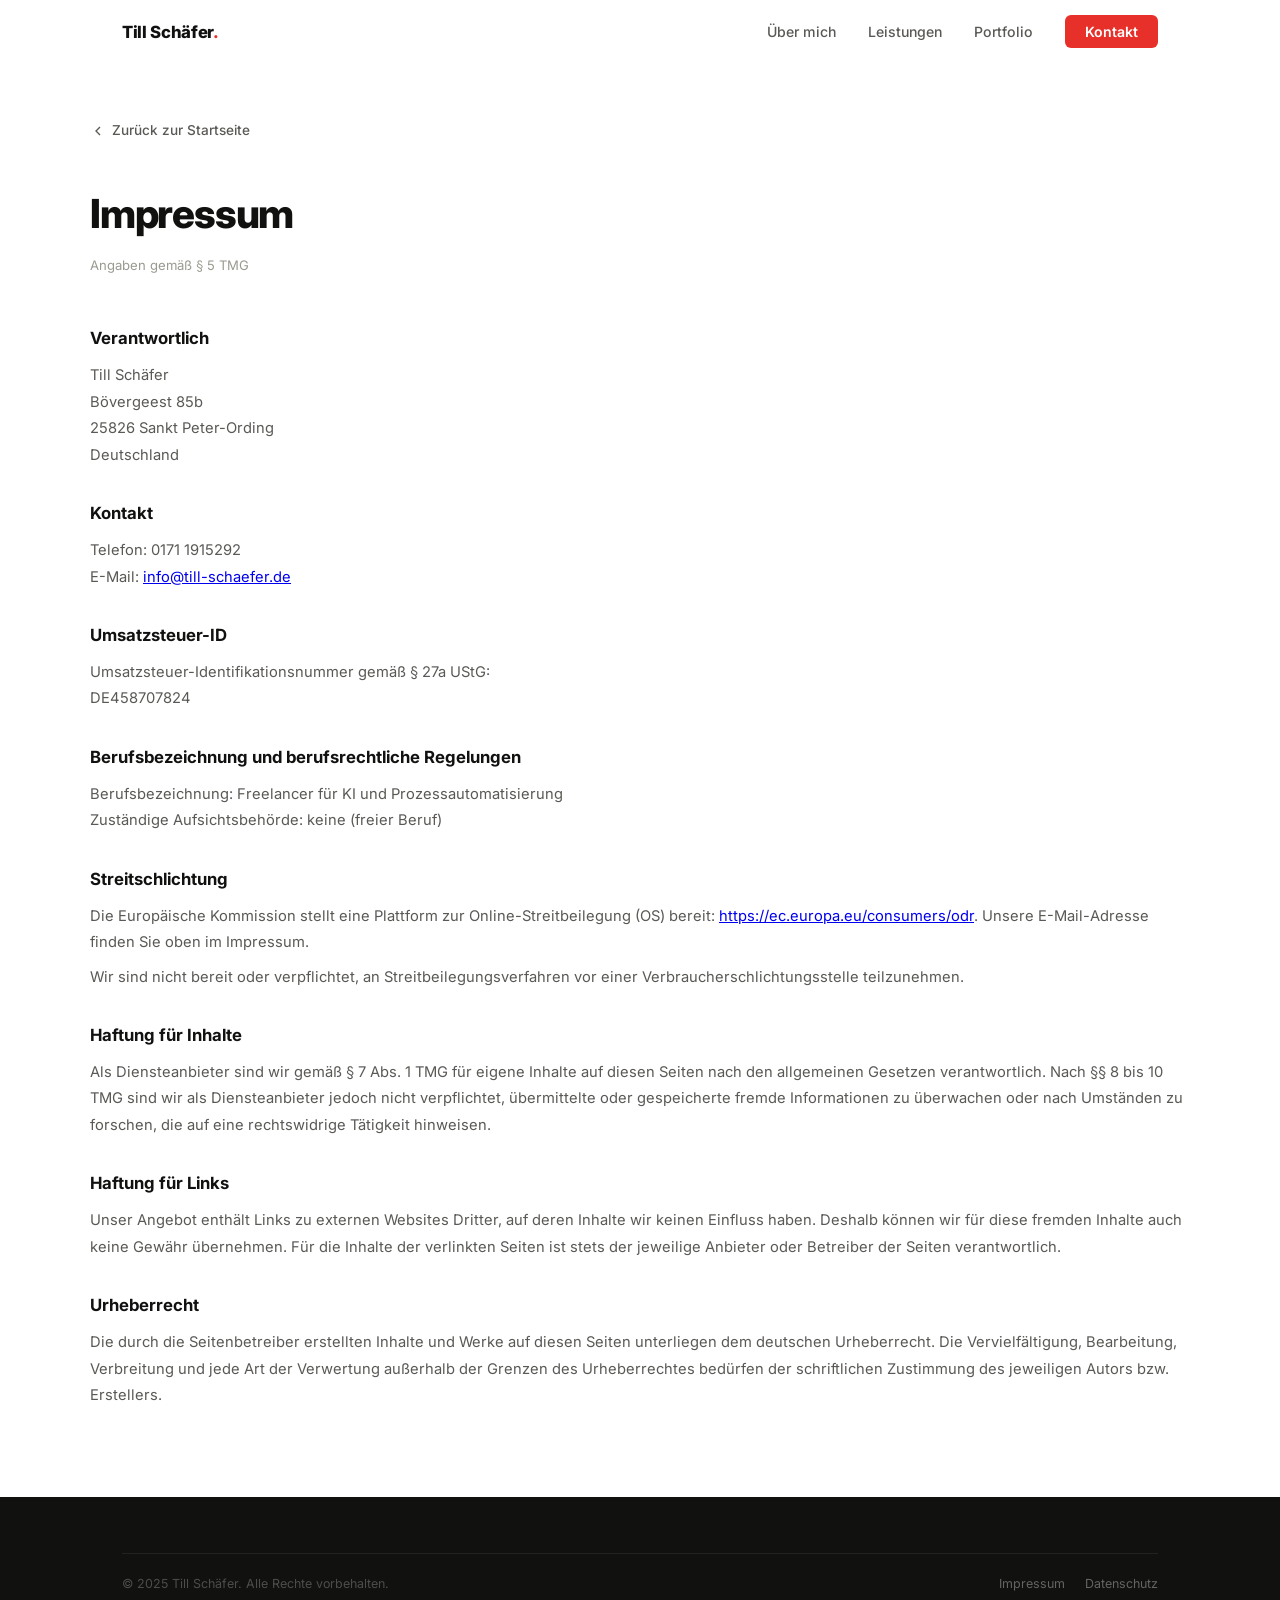
<file: impressum.html>
<!DOCTYPE html>
<html lang="de">
<head>
  <meta charset="UTF-8" />
  <meta name="viewport" content="width=device-width, initial-scale=1.0" />
  <title>Impressum | Till Schäfer</title>
  <meta name="robots" content="noindex, follow" />
  <link rel="preconnect" href="https://fonts.googleapis.com" />
  <link rel="preconnect" href="https://fonts.gstatic.com" crossorigin />
  <link href="https://fonts.googleapis.com/css2?family=Inter:wght@400;500;600;700;800&display=swap" rel="stylesheet" />
  <link rel="stylesheet" href="style.css" />
</head>
<body>

  <nav id="navbar">
    <div class="nav-inner">
      <a href="index.html" class="nav-logo">Till Schäfer<span class="dot">.</span></a>
      <ul class="nav-links">
        <li><a href="index.html#about">Über mich</a></li>
        <li><a href="index.html#services">Leistungen</a></li>
        <li><a href="index.html#portfolio">Portfolio</a></li>
        <li><a href="index.html#contact" class="nav-cta">Kontakt</a></li>
      </ul>
    </div>
  </nav>

  <main class="container legal-page">
    <a href="index.html" class="legal-back">
      <svg width="16" height="16" viewBox="0 0 24 24" fill="none" stroke="currentColor" stroke-width="2"><polyline points="15 18 9 12 15 6"/></svg>
      Zurück zur Startseite
    </a>

    <h1>Impressum</h1>
    <p class="legal-updated">Angaben gemäß § 5 TMG</p>

    <h2>Verantwortlich</h2>
    <p>
      Till Schäfer<br />
      Bövergeest 85b<br />
      25826 Sankt Peter-Ording<br />
      Deutschland
    </p>

    <h2>Kontakt</h2>
    <p>
      Telefon: 0171 1915292<br />
      E-Mail: <a href="mailto:info@till-schaefer.de">info@till-schaefer.de</a>
    </p>

    <h2>Umsatzsteuer-ID</h2>
    <p>
      Umsatzsteuer-Identifikationsnummer gemäß § 27a UStG:<br />
      DE458707824
    </p>

    <h2>Berufsbezeichnung und berufsrechtliche Regelungen</h2>
    <p>
      Berufsbezeichnung: Freelancer für KI und Prozessautomatisierung<br />
      Zuständige Aufsichtsbehörde: keine (freier Beruf)
    </p>

    <h2>Streitschlichtung</h2>
    <p>
      Die Europäische Kommission stellt eine Plattform zur Online-Streitbeilegung (OS) bereit:
      <a href="https://ec.europa.eu/consumers/odr" target="_blank" rel="noopener">https://ec.europa.eu/consumers/odr</a>.
      Unsere E-Mail-Adresse finden Sie oben im Impressum.
    </p>
    <p>
      Wir sind nicht bereit oder verpflichtet, an Streitbeilegungsverfahren vor einer Verbraucherschlichtungsstelle teilzunehmen.
    </p>

    <h2>Haftung für Inhalte</h2>
    <p>
      Als Diensteanbieter sind wir gemäß § 7 Abs. 1 TMG für eigene Inhalte auf diesen Seiten nach den allgemeinen
      Gesetzen verantwortlich. Nach §§ 8 bis 10 TMG sind wir als Diensteanbieter jedoch nicht verpflichtet,
      übermittelte oder gespeicherte fremde Informationen zu überwachen oder nach Umständen zu forschen,
      die auf eine rechtswidrige Tätigkeit hinweisen.
    </p>

    <h2>Haftung für Links</h2>
    <p>
      Unser Angebot enthält Links zu externen Websites Dritter, auf deren Inhalte wir keinen Einfluss haben.
      Deshalb können wir für diese fremden Inhalte auch keine Gewähr übernehmen. Für die Inhalte der verlinkten
      Seiten ist stets der jeweilige Anbieter oder Betreiber der Seiten verantwortlich.
    </p>

    <h2>Urheberrecht</h2>
    <p>
      Die durch die Seitenbetreiber erstellten Inhalte und Werke auf diesen Seiten unterliegen dem deutschen
      Urheberrecht. Die Vervielfältigung, Bearbeitung, Verbreitung und jede Art der Verwertung außerhalb der
      Grenzen des Urheberrechtes bedürfen der schriftlichen Zustimmung des jeweiligen Autors bzw. Erstellers.
    </p>
  </main>

  <footer id="footer">
    <div class="container">
      <div class="footer-bottom">
        <p>© 2025 Till Schäfer. Alle Rechte vorbehalten.</p>
        <div class="footer-legal">
          <a href="impressum.html">Impressum</a>
          <a href="datenschutz.html">Datenschutz</a>
        </div>
      </div>
    </div>
  </footer>

</body>
</html>
</file>
<file: style.css>
/* =====================
   RESET & BASE
   ===================== */
*, *::before, *::after { box-sizing: border-box; margin: 0; padding: 0; }

:root {
  --bg:        #ffffff;
  --bg-warm:   #f6f5f1;
  --bg-dark:   #111110;
  --border:    #e4e3de;
  --border-h:  #c8c7c0;
  --red:       #e8302a;
  --red-dark:  #c42520;
  --text:      #111110;
  --text-muted:#5a5955;
  --text-dim:  #9a9990;
  --radius:    10px;
  --radius-sm: 6px;
  --trans:     0.25s cubic-bezier(0.4,0,0.2,1);
}

html { scroll-behavior: smooth; }

body {
  font-family: 'Inter', -apple-system, BlinkMacSystemFont, sans-serif;
  background: var(--bg);
  color: var(--text);
  line-height: 1.6;
  overflow-x: hidden;
  -webkit-font-smoothing: antialiased;
}

/* =====================
   TYPOGRAPHY HELPERS
   ===================== */
.red-text { color: var(--red); }

.section-label {
  font-size: 0.72rem;
  font-weight: 600;
  letter-spacing: 0.14em;
  text-transform: uppercase;
  color: var(--red);
  margin-bottom: 14px;
  display: flex;
  align-items: center;
  gap: 8px;
}
.section-label::before {
  content: '';
  display: inline-block;
  width: 18px;
  height: 1.5px;
  background: var(--red);
  flex-shrink: 0;
}

.section-title {
  font-size: clamp(2rem, 4vw, 3rem);
  font-weight: 800;
  line-height: 1.1;
  letter-spacing: -0.03em;
  margin-bottom: 16px;
}

.section-sub {
  font-size: 1rem;
  color: var(--text-muted);
  max-width: 500px;
}

.section-header {
  margin-bottom: 56px;
}
.section-header.center {
  text-align: center;
}
.section-header.center .section-label {
  justify-content: center;
}
.section-header.center .section-label::before { display: none; }
.section-header.center .section-sub { margin: 0 auto; }

/* =====================
   LAYOUT
   ===================== */
.container {
  max-width: 1100px;
  margin: 0 auto;
  padding: 0 32px;
}

section { padding: 100px 0; }

/* =====================
   REVEAL
   ===================== */
.reveal {
  opacity: 0;
  transform: translateY(24px);
  transition: opacity 0.65s ease, transform 0.65s ease;
}
.reveal.visible {
  opacity: 1;
  transform: translateY(0);
}

/* =====================
   NAVBAR
   ===================== */
#navbar {
  position: fixed;
  top: 0; left: 0; right: 0;
  z-index: 100;
  background: rgba(255,255,255,0.8);
  backdrop-filter: blur(16px);
  -webkit-backdrop-filter: blur(16px);
  border-bottom: 1px solid transparent;
  transition: all var(--trans);
}
#navbar.scrolled {
  background: rgba(255,255,255,0.95);
  border-bottom-color: var(--border);
}
.nav-inner {
  max-width: 1100px;
  margin: 0 auto;
  padding: 0 32px;
  height: 64px;
  display: flex;
  align-items: center;
  justify-content: space-between;
}
.nav-logo {
  font-size: 1.05rem;
  font-weight: 800;
  color: var(--text);
  text-decoration: none;
  letter-spacing: -0.02em;
}
.nav-logo .dot { color: var(--red); }
.nav-links {
  list-style: none;
  display: flex;
  gap: 32px;
}
.nav-links a {
  color: var(--text-muted);
  text-decoration: none;
  font-size: 0.88rem;
  font-weight: 500;
  transition: color var(--trans);
  position: relative;
}
.nav-links a:hover,
.nav-links a.active { color: var(--text); }
.nav-links a.active::after {
  content: '';
  position: absolute;
  bottom: -3px; left: 0; right: 0;
  height: 1.5px;
  background: var(--red);
}
.nav-cta {
  background: var(--red) !important;
  color: #fff !important;
  padding: 8px 20px;
  border-radius: 6px;
  font-weight: 600 !important;
  transition: background var(--trans) !important;
}
.nav-cta:hover { background: var(--red-dark) !important; }
.nav-cta::after { display: none !important; }
.lang-switch {
  background: transparent;
  border: 1px solid var(--border-h);
  color: var(--text-muted);
  font-family: inherit;
  font-size: 0.78rem;
  font-weight: 700;
  letter-spacing: 0.06em;
  padding: 5px 10px;
  border-radius: 5px;
  cursor: pointer;
  transition: all var(--trans);
}
.lang-switch:hover {
  border-color: var(--red);
  color: var(--red);
}
.nav-burger {
  display: none;
  flex-direction: column;
  gap: 5px;
  background: none;
  border: none;
  cursor: pointer;
  padding: 4px;
}
.nav-burger span {
  display: block;
  width: 22px;
  height: 1.5px;
  background: var(--text);
  border-radius: 2px;
  transition: var(--trans);
}
.nav-mobile {
  display: none;
  flex-direction: column;
  padding: 12px 32px 24px;
  gap: 0;
  border-top: 1px solid var(--border);
  background: #fff;
}
.nav-mobile.open { display: flex; }
.mob-link {
  color: var(--text-muted);
  text-decoration: none;
  font-size: 0.95rem;
  font-weight: 500;
  padding: 12px 0;
  border-bottom: 1px solid var(--border);
  transition: color var(--trans);
}
.mob-link:last-child { border-bottom: none; }
.mob-link:hover { color: var(--text); }
.mob-cta {
  margin-top: 12px;
  background: var(--red);
  color: #fff !important;
  text-align: center;
  padding: 12px;
  border-radius: var(--radius-sm);
  border-bottom: none !important;
  font-weight: 600 !important;
}

/* =====================
   HERO
   ===================== */
#hero {
  min-height: 100vh;
  display: flex;
  align-items: center;
  position: relative;
  padding: 120px 32px 80px;
  overflow: hidden;
}
.hero-bg {
  position: absolute;
  inset: 0;
  z-index: 0;
}
.blob {
  position: absolute;
  border-radius: 50%;
  filter: blur(90px);
  opacity: 0.12;
  animation: blobFloat 9s ease-in-out infinite alternate;
  pointer-events: none;
}
.blob-1 {
  width: 500px; height: 500px;
  background: radial-gradient(circle, var(--red) 0%, transparent 70%);
  top: -80px; left: -80px;
  animation-delay: 0s;
}
.blob-2 {
  width: 400px; height: 400px;
  background: radial-gradient(circle, #ff8c00 0%, transparent 70%);
  bottom: 0; right: -40px;
  animation-delay: -4s;
}
@keyframes blobFloat {
  from { transform: translate(0,0) scale(1); }
  to   { transform: translate(30px,20px) scale(1.06); }
}
#tileCanvas {
  position: absolute;
  inset: 0;
  width: 100%;
  height: 100%;
  opacity: 0.4;
  pointer-events: none;
}
.hero-inner {
  position: relative;
  z-index: 1;
  max-width: 1100px;
  margin: 0 auto;
  width: 100%;
}
.hero-badge {
  display: inline-flex;
  align-items: center;
  gap: 8px;
  border: 1px solid var(--border);
  padding: 5px 14px;
  border-radius: 4px;
  font-size: 0.78rem;
  font-weight: 500;
  color: var(--text-muted);
  margin-bottom: 32px;
  background: rgba(255,255,255,0.7);
}
.badge-dot {
  width: 6px; height: 6px;
  background: #22c55e;
  border-radius: 50%;
  box-shadow: 0 0 6px #22c55e;
  animation: pulse 2.5s ease-in-out infinite;
}
@keyframes pulse {
  0%,100% { box-shadow: 0 0 6px #22c55e; }
  50% { box-shadow: 0 0 12px #22c55e, 0 0 20px rgba(34,197,94,0.4); }
}
.hero-title {
  font-size: clamp(3.5rem, 8vw, 7rem);
  font-weight: 900;
  letter-spacing: -0.04em;
  line-height: 1.0;
  margin-bottom: 28px;
  max-width: 860px;
}
.hero-title .accent { color: var(--red); }
.hero-sub {
  font-size: clamp(1rem, 1.5vw, 1.15rem);
  color: var(--text-muted);
  margin-bottom: 40px;
  max-width: 540px;
  line-height: 1.75;
}
.hero-actions {
  display: flex;
  gap: 12px;
  flex-wrap: wrap;
  margin-bottom: 72px;
}
.hero-stats {
  display: flex;
  align-items: center;
  gap: 40px;
  flex-wrap: wrap;
  padding-top: 40px;
  border-top: 1px solid var(--border);
}
.stat {}
.stat-num {
  display: block;
  font-size: 2rem;
  font-weight: 900;
  letter-spacing: -0.04em;
  color: var(--text);
  line-height: 1;
}
.stat-label {
  font-size: 0.78rem;
  color: var(--text-dim);
  font-weight: 500;
  margin-top: 2px;
}
.scroll-indicator {
  position: absolute;
  bottom: 28px;
  left: 50%;
  transform: translateX(-50%);
  display: flex;
  flex-direction: column;
  align-items: center;
  gap: 8px;
  z-index: 1;
}
.scroll-line {
  width: 1px;
  height: 36px;
  background: linear-gradient(to bottom, var(--red), transparent);
  animation: scrollDown 2s ease-in-out infinite;
}
.scroll-indicator span {
  font-size: 0.65rem;
  letter-spacing: 0.18em;
  text-transform: uppercase;
  color: var(--text-dim);
}
@keyframes scrollDown {
  0%   { transform: scaleY(0); transform-origin: top; }
  49%  { transform: scaleY(1); transform-origin: top; }
  50%  { transform: scaleY(1); transform-origin: bottom; }
  100% { transform: scaleY(0); transform-origin: bottom; }
}

/* =====================
   BUTTONS
   ===================== */
.btn {
  display: inline-flex;
  align-items: center;
  gap: 8px;
  padding: 12px 26px;
  border-radius: 6px;
  font-weight: 600;
  font-size: 0.9rem;
  text-decoration: none;
  cursor: pointer;
  border: none;
  transition: all var(--trans);
  font-family: inherit;
}
.btn-primary {
  background: var(--red);
  color: #fff;
}
.btn-primary:hover {
  background: var(--red-dark);
  transform: translateY(-1px);
}
.btn-ghost {
  background: transparent;
  color: var(--text);
  border: 1px solid var(--border-h);
}
.btn-ghost:hover {
  border-color: var(--text);
  background: rgba(0,0,0,0.03);
}
.btn-lg { padding: 14px 32px; font-size: 0.95rem; }
.btn-full { width: 100%; justify-content: center; }

/* =====================
   ABOUT
   ===================== */
#about { background: var(--bg-warm); }
.about-grid {
  display: grid;
  grid-template-columns: 380px 1fr;
  gap: 80px;
  align-items: start;
}
.about-photo-wrap {
  position: relative;
}
.about-photo {
  width: 100%;
  aspect-ratio: 4/5;
  object-fit: cover;
  object-position: center top;
  border-radius: var(--radius);
  display: block;
}
.about-photo-label {
  position: absolute;
  bottom: 20px;
  left: 20px;
  background: white;
  border: 1px solid var(--border);
  border-radius: var(--radius-sm);
  padding: 10px 16px;
  font-size: 0.82rem;
}
.about-photo-label strong {
  display: block;
  font-weight: 700;
  font-size: 0.88rem;
}
.about-photo-label span {
  color: var(--text-muted);
  font-size: 0.78rem;
}
.about-text {
  padding-top: 8px;
}
.about-body {
  color: var(--text-muted);
  font-size: 1rem;
  line-height: 1.8;
  margin-bottom: 16px;
}
.about-facts {
  display: grid;
  grid-template-columns: 1fr 1fr;
  gap: 16px;
  margin: 32px 0;
  padding: 28px;
  background: white;
  border: 1px solid var(--border);
  border-radius: var(--radius);
}
.about-fact-item {}
.about-fact-label {
  font-size: 0.72rem;
  font-weight: 600;
  text-transform: uppercase;
  letter-spacing: 0.1em;
  color: var(--text-dim);
  margin-bottom: 4px;
}
.about-fact-value {
  font-size: 0.92rem;
  font-weight: 600;
  color: var(--text);
}
.about-links {
  display: flex;
  gap: 12px;
  flex-wrap: wrap;
}
.social-link {
  display: inline-flex;
  align-items: center;
  gap: 7px;
  color: var(--text-muted);
  text-decoration: none;
  font-size: 0.87rem;
  font-weight: 500;
  border: 1px solid var(--border);
  padding: 7px 14px;
  border-radius: var(--radius-sm);
  transition: all var(--trans);
  background: white;
}
.social-link:hover {
  color: var(--text);
  border-color: var(--border-h);
}

/* =====================
   SERVICES — EDITORIAL LIST
   ===================== */
#services { background: white; }
.services-list {
  display: flex;
  flex-direction: column;
}
.service-row {
  display: grid;
  grid-template-columns: 60px 1fr;
  gap: 32px;
  align-items: start;
  padding: 36px 0;
  border-bottom: 1px solid var(--border);
  transition: all var(--trans);
  cursor: default;
}
.service-row:first-child { border-top: 1px solid var(--border); }
.service-row:hover { background: var(--bg-warm); margin: 0 -32px; padding: 36px 32px; }
.service-num {
  font-size: 0.75rem;
  font-weight: 700;
  color: var(--red);
  letter-spacing: 0.05em;
  padding-top: 4px;
}
.service-main h3 {
  font-size: 1.15rem;
  font-weight: 700;
  margin-bottom: 8px;
  letter-spacing: -0.01em;
}
.service-main p {
  font-size: 0.88rem;
  color: var(--text-muted);
  line-height: 1.7;
  max-width: 520px;
}
.service-tags {
  display: flex;
  gap: 6px;
  flex-wrap: wrap;
  justify-content: flex-end;
  padding-top: 4px;
}
.service-tags span {
  padding: 3px 10px;
  background: var(--bg-warm);
  border: 1px solid var(--border);
  border-radius: 4px;
  font-size: 0.72rem;
  color: var(--text-muted);
  font-weight: 500;
  white-space: nowrap;
}

/* =====================
   PROCESS
   ===================== */
#process { background: var(--bg-dark); color: white; }
#process .section-label { color: var(--red); }
#process .section-title { color: white; }
.process-steps {
  display: grid;
  grid-template-columns: repeat(4, 1fr);
  gap: 1px;
  background: rgba(255,255,255,0.08);
  border: 1px solid rgba(255,255,255,0.08);
  border-radius: var(--radius);
  overflow: hidden;
  margin-top: 48px;
}
.process-step {
  background: var(--bg-dark);
  padding: 36px 28px;
  transition: background var(--trans);
}
.process-step:hover { background: #1a1a18; }
.step-num {
  font-size: 2.5rem;
  font-weight: 900;
  color: var(--red);
  letter-spacing: -0.04em;
  line-height: 1;
  margin-bottom: 20px;
}
.step-content h3 {
  font-size: 0.95rem;
  font-weight: 700;
  margin-bottom: 10px;
  color: white;
}
.step-content p {
  font-size: 0.83rem;
  color: rgba(255,255,255,0.45);
  line-height: 1.65;
}

/* =====================
   PORTFOLIO
   ===================== */
#portfolio { background: var(--bg-warm); }
.portfolio-grid {
  display: grid;
  grid-template-columns: repeat(3, 1fr);
  gap: 20px;
}
.portfolio-card {
  background: white;
  border: 1px solid var(--border);
  border-radius: var(--radius);
  overflow: hidden;
  transition: all var(--trans);
  display: flex;
  flex-direction: column;
}
.portfolio-card:hover {
  border-color: var(--border-h);
  transform: translateY(-3px);
  box-shadow: 0 12px 40px rgba(0,0,0,0.07);
}
.portfolio-visual {
  height: 160px;
  display: flex;
  align-items: center;
  justify-content: center;
}
.p-vis-1 { background: #fef2f2; }
.p-vis-2 { background: #f0f9ff; }
.p-vis-3 { background: #f0fdf4; }
.p-icon { font-size: 3rem; }
.portfolio-info { padding: 22px; flex: 1; display: flex; flex-direction: column; }
.portfolio-tags {
  display: flex;
  gap: 6px;
  margin-bottom: 10px;
}
.portfolio-tags span {
  padding: 2px 8px;
  background: var(--bg-warm);
  border: 1px solid var(--border);
  border-radius: 3px;
  font-size: 0.68rem;
  color: var(--red);
  font-weight: 600;
  text-transform: uppercase;
  letter-spacing: 0.06em;
}
.portfolio-info h3 {
  font-size: 0.95rem;
  font-weight: 700;
  margin-bottom: 8px;
  letter-spacing: -0.01em;
}
.portfolio-info p {
  font-size: 0.83rem;
  color: var(--text-muted);
  line-height: 1.65;
}

/* =====================
   CTA BANNER
   ===================== */
#cta-banner { padding: 80px 0; background: white; }
.cta-box {
  background: var(--bg-dark);
  border-radius: var(--radius);
  padding: 72px 64px;
  text-align: center;
  position: relative;
  overflow: hidden;
}
.cta-box::before {
  content: '';
  position: absolute;
  top: -80px; left: 50%;
  transform: translateX(-50%);
  width: 400px; height: 300px;
  background: radial-gradient(ellipse, rgba(232,48,42,0.15) 0%, transparent 70%);
  pointer-events: none;
}
.cta-label {
  font-size: 0.72rem;
  font-weight: 600;
  letter-spacing: 0.14em;
  text-transform: uppercase;
  color: var(--red);
  margin-bottom: 20px;
}
.cta-box h2 {
  font-size: clamp(1.8rem, 3.5vw, 2.8rem);
  font-weight: 800;
  letter-spacing: -0.03em;
  margin-bottom: 16px;
  line-height: 1.15;
  color: white;
}
.cta-box h2 .accent { color: var(--red); }
.cta-sub {
  color: rgba(255,255,255,0.45);
  margin-bottom: 36px;
  font-size: 0.95rem;
}

/* =====================
   CONTACT
   ===================== */
#contact { background: var(--bg-warm); }
.contact-grid {
  display: grid;
  grid-template-columns: 1fr 1.4fr;
  gap: 80px;
  align-items: start;
}
.contact-body {
  color: var(--text-muted);
  margin-bottom: 36px;
  line-height: 1.75;
}
.contact-details {
  display: flex;
  flex-direction: column;
  gap: 14px;
}
.contact-item {
  display: flex;
  align-items: center;
  gap: 14px;
  text-decoration: none;
  color: var(--text);
  transition: all var(--trans);
  padding: 14px;
  border: 1px solid var(--border);
  border-radius: var(--radius-sm);
  background: white;
}
.contact-item:hover {
  border-color: var(--border-h);
  transform: translateX(3px);
}
.contact-icon {
  width: 38px; height: 38px;
  background: var(--bg-warm);
  border-radius: var(--radius-sm);
  display: flex;
  align-items: center;
  justify-content: center;
  color: var(--red);
  flex-shrink: 0;
}
.contact-label-sm {
  font-size: 0.7rem;
  color: var(--text-dim);
  font-weight: 600;
  text-transform: uppercase;
  letter-spacing: 0.08em;
  margin-bottom: 1px;
}
.contact-value {
  font-size: 0.9rem;
  font-weight: 600;
}
.contact-form-wrap {
  background: white;
  border: 1px solid var(--border);
  border-radius: var(--radius);
  padding: 36px;
}
.contact-form {
  display: flex;
  flex-direction: column;
  gap: 18px;
}
.form-row {
  display: grid;
  grid-template-columns: 1fr 1fr;
  gap: 14px;
}
.form-group {
  display: flex;
  flex-direction: column;
  gap: 6px;
}
.form-group label {
  font-size: 0.78rem;
  font-weight: 600;
  color: var(--text-muted);
  letter-spacing: 0.02em;
}
.form-group input,
.form-group select,
.form-group textarea {
  background: var(--bg-warm);
  border: 1px solid var(--border);
  border-radius: var(--radius-sm);
  padding: 10px 13px;
  color: var(--text);
  font-size: 0.88rem;
  font-family: inherit;
  transition: border-color var(--trans);
  outline: none;
  resize: none;
}
.form-group input::placeholder,
.form-group textarea::placeholder { color: var(--text-dim); }
.form-group input:focus,
.form-group select:focus,
.form-group textarea:focus {
  border-color: var(--red);
  background: white;
}

/* =====================
   FOOTER
   ===================== */
#footer {
  background: var(--bg-dark);
  padding-top: 56px;
}
.footer-inner {
  display: flex;
  align-items: flex-start;
  justify-content: space-between;
  gap: 48px;
  padding-bottom: 48px;
  flex-wrap: wrap;
}
.footer-brand .nav-logo { display: block; margin-bottom: 10px; color: white; }
.footer-brand p {
  font-size: 0.82rem;
  color: rgba(255,255,255,0.35);
  line-height: 1.65;
}
.footer-links {
  display: flex;
  flex-direction: column;
  gap: 10px;
}
.footer-links a {
  color: rgba(255,255,255,0.45);
  text-decoration: none;
  font-size: 0.87rem;
  transition: color var(--trans);
}
.footer-links a:hover { color: white; }
.footer-social {
  display: flex;
  gap: 10px;
}
.footer-social a {
  width: 38px; height: 38px;
  border: 1px solid rgba(255,255,255,0.1);
  border-radius: var(--radius-sm);
  display: flex;
  align-items: center;
  justify-content: center;
  color: rgba(255,255,255,0.4);
  transition: all var(--trans);
}
.footer-social a:hover {
  color: white;
  border-color: rgba(255,255,255,0.3);
}
.footer-bottom {
  border-top: 1px solid rgba(255,255,255,0.07);
  padding: 20px 0;
  display: flex;
  align-items: center;
  justify-content: space-between;
  flex-wrap: wrap;
  gap: 12px;
}
.footer-bottom p {
  font-size: 0.78rem;
  color: rgba(255,255,255,0.25);
}
.footer-legal {
  display: flex;
  gap: 20px;
}
.footer-legal a {
  font-size: 0.78rem;
  color: rgba(255,255,255,0.35);
  text-decoration: none;
  transition: color var(--trans);
}
.footer-legal a:hover { color: white; }

/* =====================
   COOKIE BANNER
   ===================== */
#cookieBanner {
  position: fixed;
  bottom: 24px;
  left: 24px;
  z-index: 999;
  background: var(--bg-dark);
  border: 1px solid rgba(255,255,255,0.1);
  border-radius: var(--radius);
  padding: 20px 22px;
  max-width: 320px;
  display: flex;
  flex-direction: column;
  gap: 14px;
  box-shadow: 0 8px 40px rgba(0,0,0,0.25);
  opacity: 0;
  transform: translateY(12px);
  pointer-events: none;
  transition: opacity 0.35s ease, transform 0.35s ease;
}
#cookieBanner.visible {
  opacity: 1;
  transform: translateY(0);
  pointer-events: all;
}
.cookie-text {
  font-size: 0.8rem;
  color: rgba(255,255,255,0.5);
  line-height: 1.6;
}
.cookie-text a {
  color: rgba(255,255,255,0.75);
  text-decoration: underline;
}
.cookie-text a:hover { color: white; }
.cookie-actions {
  display: flex;
  gap: 8px;
}
.btn-cookie-accept {
  background: var(--red);
  color: white;
  border: none;
  padding: 9px 20px;
  border-radius: var(--radius-sm);
  font-size: 0.83rem;
  font-weight: 600;
  cursor: pointer;
  font-family: inherit;
  transition: background var(--trans);
}
.btn-cookie-accept:hover { background: var(--red-dark); }
.btn-cookie-decline {
  background: transparent;
  color: rgba(255,255,255,0.45);
  border: 1px solid rgba(255,255,255,0.1);
  padding: 9px 20px;
  border-radius: var(--radius-sm);
  font-size: 0.83rem;
  font-weight: 600;
  cursor: pointer;
  font-family: inherit;
  transition: all var(--trans);
}
.btn-cookie-decline:hover {
  color: rgba(255,255,255,0.8);
  border-color: rgba(255,255,255,0.25);
}

/* =====================
   LEGAL PAGES
   ===================== */
.legal-page { padding: 120px 0 80px; min-height: 80vh; }
.legal-page h1 {
  font-size: 2.5rem;
  font-weight: 800;
  letter-spacing: -0.03em;
  margin-bottom: 8px;
}
.legal-page .legal-updated {
  font-size: 0.82rem;
  color: var(--text-dim);
  margin-bottom: 48px;
}
.legal-page h2 {
  font-size: 1.05rem;
  font-weight: 700;
  margin: 32px 0 10px;
}
.legal-page p, .legal-page li {
  font-size: 0.92rem;
  color: var(--text-muted);
  line-height: 1.8;
  margin-bottom: 8px;
}
.legal-page ul { padding-left: 20px; margin-bottom: 8px; }
.legal-back {
  display: inline-flex;
  align-items: center;
  gap: 6px;
  color: var(--text-muted);
  text-decoration: none;
  font-size: 0.85rem;
  font-weight: 500;
  margin-bottom: 40px;
  transition: color var(--trans);
}
.legal-back:hover { color: var(--text); }

/* =====================
   RESPONSIVE
   ===================== */
@media (max-width: 960px) {
  .about-grid { grid-template-columns: 1fr; gap: 48px; }
  .about-photo { max-width: 340px; aspect-ratio: 1/1; }
  .process-steps { grid-template-columns: repeat(2, 1fr); }
  .portfolio-grid { grid-template-columns: repeat(2, 1fr); }
  .contact-grid { grid-template-columns: 1fr; gap: 48px; }
  .service-row { grid-template-columns: 48px 1fr; }
  .service-tags { display: none; }
}

@media (max-width: 680px) {
  section { padding: 72px 0; }
  .container { padding: 0 20px; }
  .nav-links { display: none; }
  .nav-burger { display: flex; }
  .hero-title { font-size: 3rem; }
  .portfolio-grid { grid-template-columns: 1fr; }
  .process-steps { grid-template-columns: 1fr; }
  .form-row { grid-template-columns: 1fr; }
  .cta-box { padding: 40px 24px; }
  .footer-inner { flex-direction: column; gap: 32px; }
  .footer-bottom { flex-direction: column; align-items: flex-start; }
  #cookieBanner { flex-direction: column; }
  .about-photo-label { display: none; }
}
</file>
